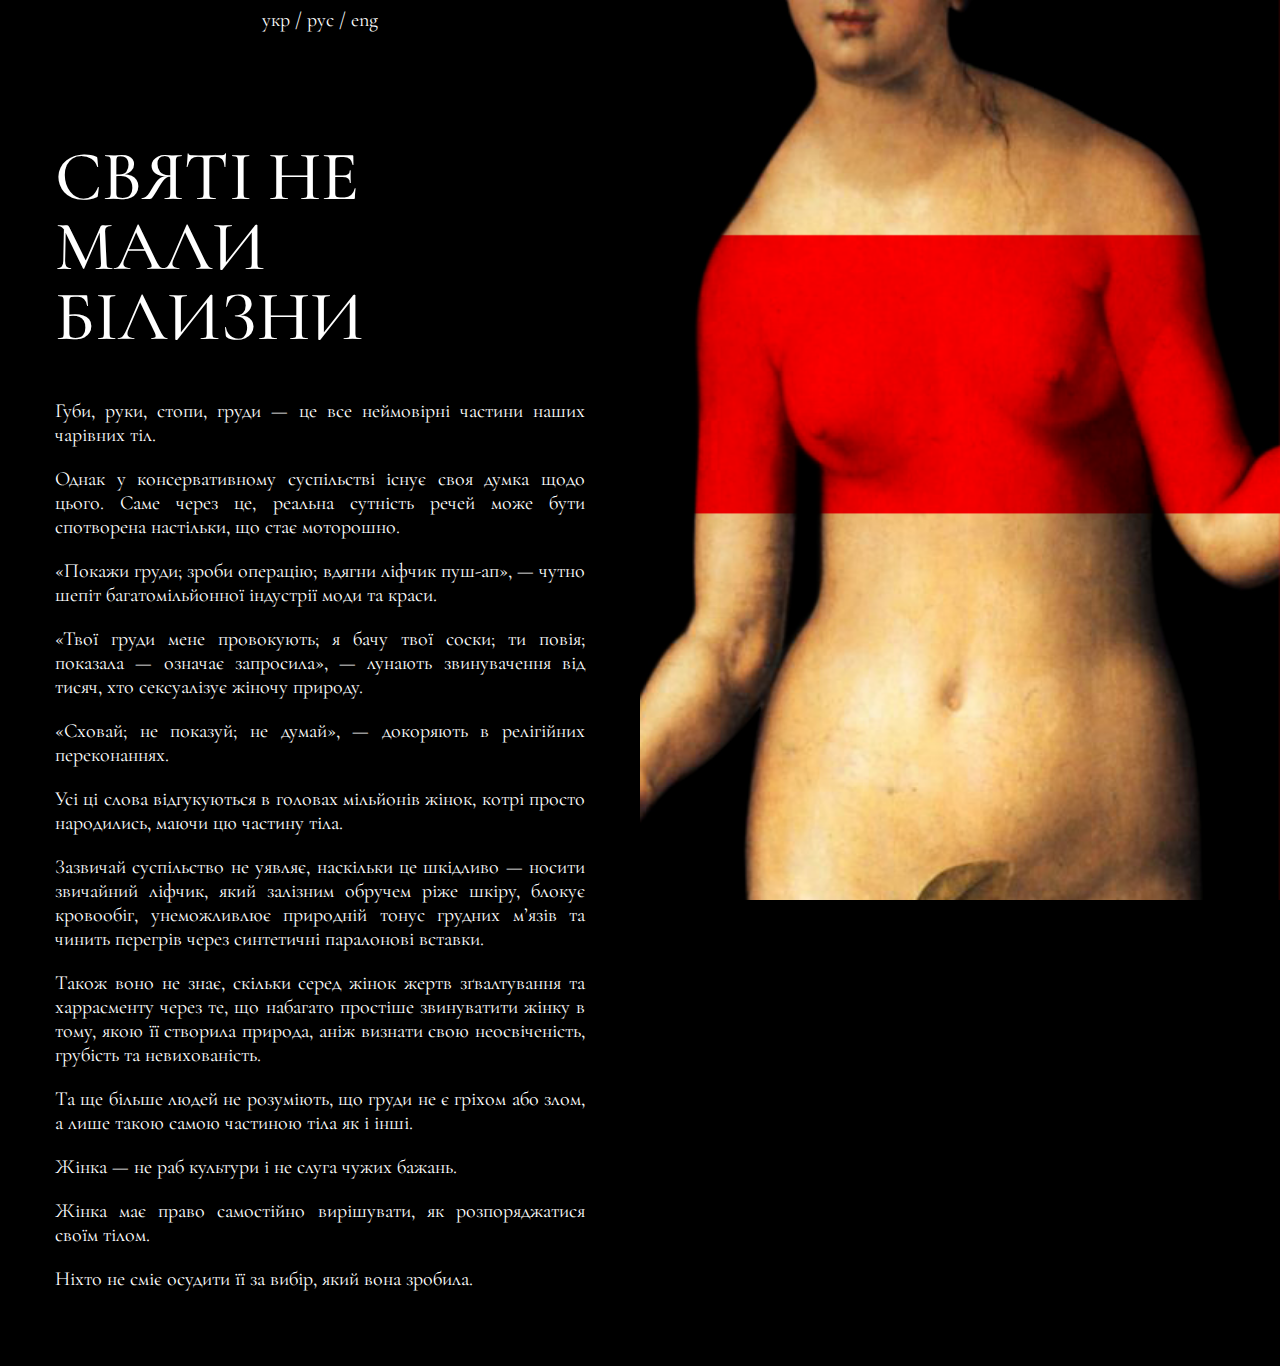
<file: index.html>
<html lang="ua">
  <head>
    <title>СВЯТІ НЕ МАЛИ БІЛИЗНИ</title>

    <meta charset="utf-8">
    <meta name="viewport" content="width=device-width,initial-scale=1.0">
    <meta name="theme-color" content="#333333">

    <link href="https://fonts.googleapis.com/css2?family=Cormorant+Garamond:wght@400;500&display=swap" rel="stylesheet">
    <link rel="stylesheet" href="static/global.css">
    <link rel="icon" href="static/favicon.ico">
  </head>
  <body>
    <main class="main">
      <div class="main__section main__section--image">
        <img class="main-img" id="cover" alt="СВЯТІ НЕ МАЛИ БІЛИЗНИ" style="width: 100%;">
      </div>
      <div class="main__section">
        <nav class="nav">
          <ul>
            <li><a href="index.html">укр</a> /</li>
            <li><a href="ru.html">рус</a> /</li>
            <li><a href="en.html">eng</a></li>
          </ul>
        </nav>
        <article>
          <h1>СВЯТІ НЕ МАЛИ БІЛИЗНИ</h1>
          <p>Губи, руки, стопи, груди — це все неймовірні частини наших чарівних тіл.</p>
          <p>Однак у консервативному суспільстві існує своя думка щодо цього. Саме через це, реальна сутність речей може бути спотворена настільки, що стає моторошно.</p>
          <p>«Покажи груди; зроби операцію; вдягни ліфчик пуш-ап», — чутно шепіт багатомільйонної індустрії моди та краси.</p>
          <p>«Твої груди мене провокують; я бачу твої соски; ти повія; показала —  означає запросила», — лунають звинувачення від тисяч, хто сексуалізує жіночу природу.</p>
          <p>«Сховай; не показуй; не думай», — докоряють в релігійних переконаннях.</p>
          <p>Усі ці слова відгукуються в головах мільйонів жінок, котрі просто народились, маючи цю частину тіла.</p>
          <p>Зазвичай суспільство не уявляє, наскільки це шкідливо — носити звичайний ліфчик, який залізним обручем ріже шкіру, блокує кровообіг, унеможливлює природній тонус грудних м’язів та чинить перегрів через синтетичні паралонові вставки.</p>
          <p>Також воно не знає, скільки серед жінок жертв зґвалтування та харрасменту через те, що набагато простіше звинуватити жінку в тому, якою її створила природа, аніж визнати свою неосвіченість, грубість та невихованість.</p>
          <p>Та ще більше людей не розуміють, що груди не є гріхом або злом, а лише такою самою частиною тіла як і інші.</p>
          <p>Жінка — не раб культури і не слуга чужих бажань.</p>
          <p>Жінка має право самостійно вирішувати, як розпоряджатися своїм тілом.</p>
          <p>Ніхто не сміє осудити її за вибір, який вона зробила.</p>
        </article>
      </div>
    </main>
    <script src="static/script.js"></script>
  </body>
</html>
</file>
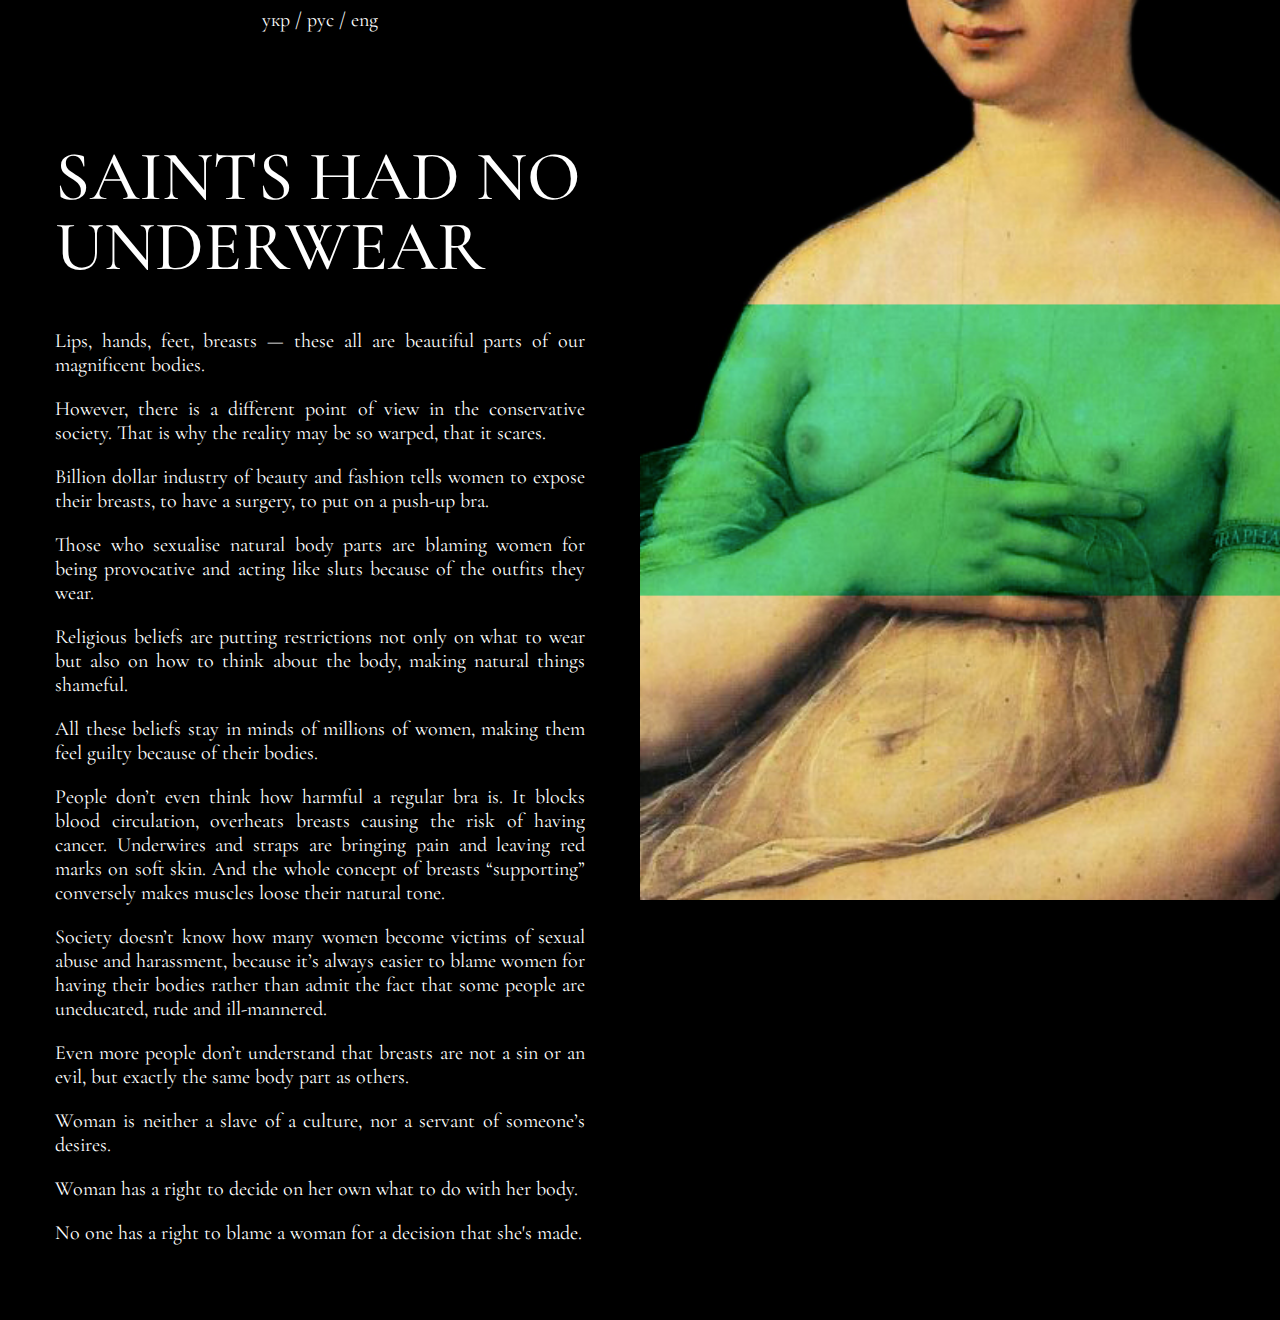
<file: en.html>
<html lang="en">
	<head>
	  <title>SAINTS HAD NO UNDERWEAR</title>

    <meta charset="utf-8">
    <meta name="viewport" content="width=device-width,initial-scale=1.0">
    <meta name="theme-color" content="#333333">

    <link href="https://fonts.googleapis.com/css2?family=Cormorant+Garamond:wght@400;500&display=swap" rel="stylesheet">
    <link rel="stylesheet" href="static/global.css">
    <link rel="icon" href="static/favicon.ico">
	</head>
	<body>    
    <main class="main">
      <div class="main__section main__section--image">
        <img class="main-img" id="cover" alt="SAINTS HAD NO UNDERWEAR" style="width: 100%;">
      </div>
      <div class="main__section">
        <nav class="nav">
          <ul>
            <li><a href="index.html">укр</a> /</li>
            <li><a href="ru.html">рус</a> /</li>
            <li><a href="en.html">eng</a></li>
          </ul>
        </nav>
        <article>
          <h1>SAINTS HAD NO UNDERWEAR</h1>
          <p>Lips, hands, feet, breasts — these all are beautiful parts of our magnificent bodies.</p>
          <p>However, there is a different point of view in the conservative society. That is why the reality may be so warped, that it scares.</p>
          <p>Billion dollar industry of beauty and fashion tells women to expose their breasts, to have a surgery, to put on a push-up bra.</p>
          <p>Those who sexualise natural body parts are blaming women for being provocative and acting like sluts because of the outfits they wear.</p>
          <p>Religious beliefs are putting restrictions not only on what to wear but also on how to think about the body, making natural things shameful.</p>
          <p>All these beliefs stay in minds of millions of women, making them feel guilty because of their bodies.</p>
          <p>
            People don’t even think how harmful a regular bra is. It blocks blood circulation, overheats breasts causing the
            risk of having cancer. Underwires and straps are bringing pain and leaving red marks on soft skin.
            And the whole concept of breasts “supporting” conversely makes muscles loose their natural tone.
          </p>
          <p>
            Society doesn’t know how many women become victims of sexual abuse and harassment, because it’s always easier
            to blame women for having their bodies rather than admit the fact that some people are uneducated, rude and ill-mannered.
          </p>
          <p>Even more people don’t understand that breasts are not a sin or an evil, but exactly the same body part as others.</p>
          <p>Woman is neither a slave of a culture, nor a servant of someone’s desires.</p>
          <p>Woman has a right to decide on her own what to do with her body. </p>
          <p>No one has a right to blame a woman for a decision that she's made.</p>
        </article>
      </div>
    </main>
    <script src="static/script.js"></script>
	</body>
</html>
</file>
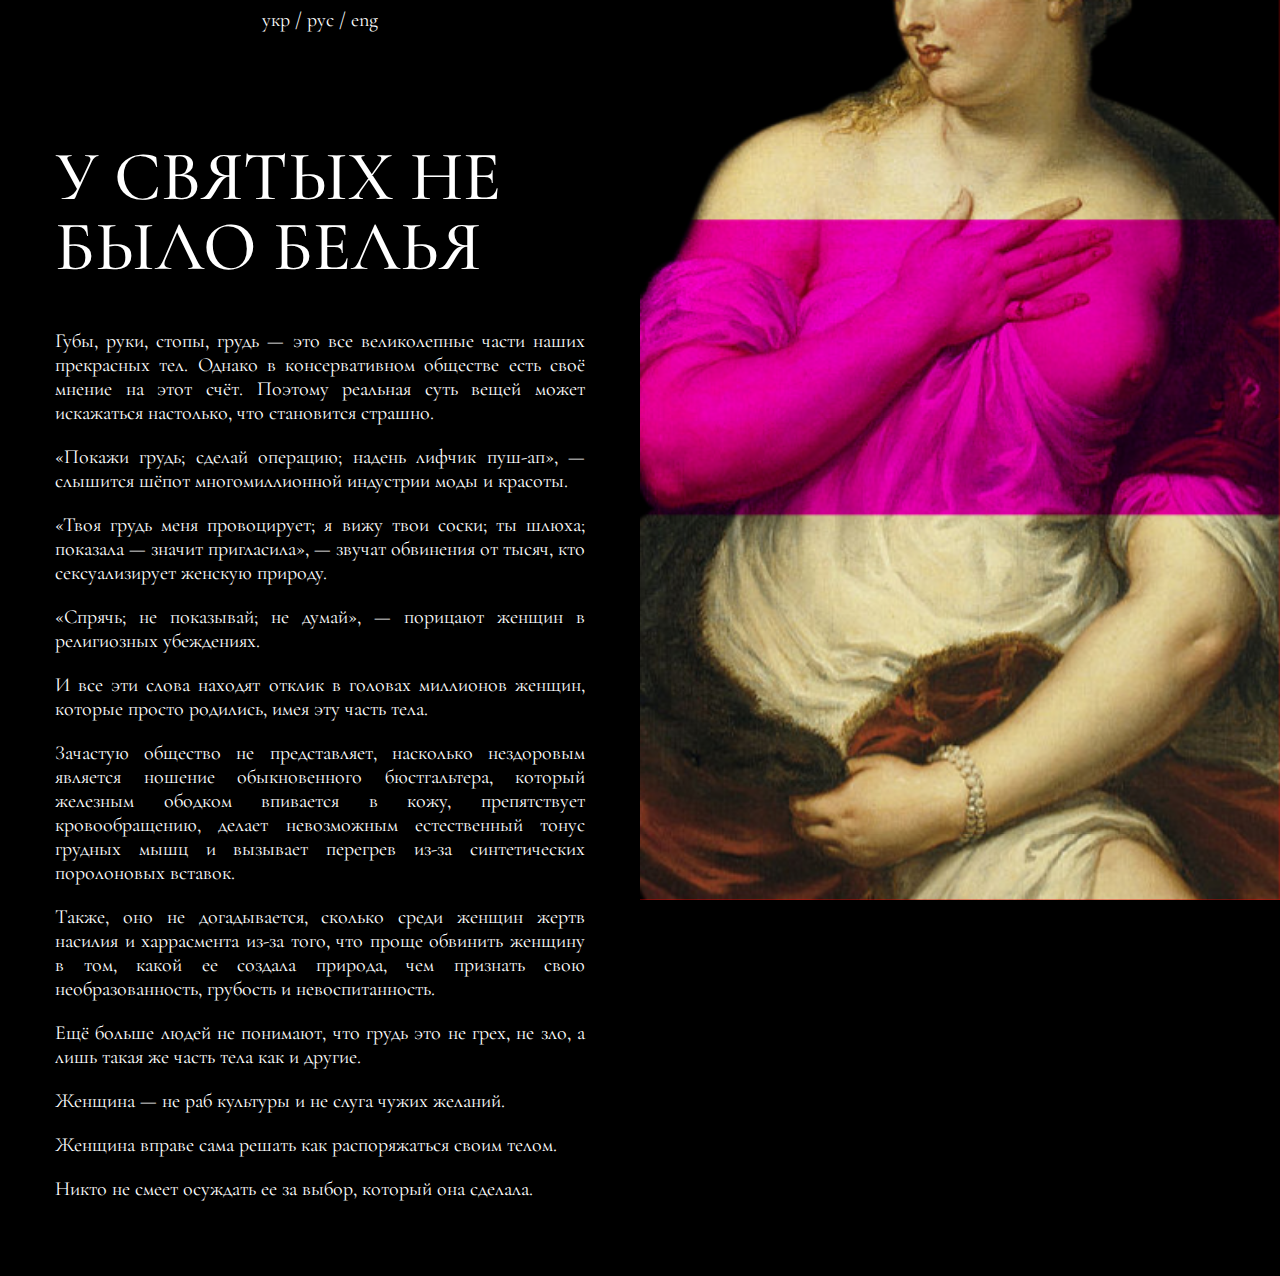
<file: ru.html>
<html lang="ru">
  <head>
    <title>У святых не было нижнего белья</title>

    <meta charset="utf-8">
    <meta name="viewport" content="width=device-width,initial-scale=1.0">
    <meta name="theme-color" content="#333333">

    <link href="https://fonts.googleapis.com/css2?family=Cormorant+Garamond:wght@400;500&display=swap" rel="stylesheet">
    <link rel="stylesheet" href="static/global.css">
    <link rel="icon" href="static/favicon.ico">
  </head>
  <body>
    <main class="main">
      <div class="main__section main__section--image">
        <img class="main-img" id="cover" alt="У СВЯТЫХ НЕ БЫЛО БЕЛЬЯ" style="width: 100%;">
      </div>
      <div class="main__section">
        <nav class="nav">
          <ul>
            <li><a href="index.html">укр</a> /</li>
            <li><a href="ru.html">рус</a> /</li>
            <li><a href="en.html">eng</a></li>
          </ul>
        </nav>
        <article>
          <h1>У СВЯТЫХ НЕ БЫЛО БЕЛЬЯ</h1>
          <p>
            Губы, руки, стопы, грудь — это все великолепные части наших прекрасных тел.
            Однако в консервативном обществе есть своё мнение на этот счёт.
            Поэтому реальная суть вещей может искажаться настолько, что становится страшно.
          </p>
          <p>«Покажи грудь; сделай операцию; надень лифчик пуш-ап», — слышится шёпот многомиллионной индустрии моды и красоты.</p>
          <p>«Твоя грудь меня провоцирует; я вижу твои соски; ты шлюха; показала — значит пригласила», — звучат обвинения от тысяч, кто сексуализирует женскую природу.</p>
          <p>«Спрячь; не показывай; не думай», — порицают женщин в религиозных убеждениях.</p>
          <p>И все эти слова находят отклик в головах миллионов женщин, которые просто родились, имея эту часть тела.</p>
          <p>
            Зачастую общество не представляет, насколько нездоровым является ношение обыкновенного бюстгальтера,
            который железным ободком впивается в кожу, препятствует кровообращению, делает невозможным естественный
            тонус грудных мышц и вызывает перегрев из-за синтетических поролоновых вставок.
          </p>
          <p>
            Также, оно не догадывается, сколько среди женщин жертв насилия и харрасмента из-за того, что проще
            обвинить женщину в том, какой ее создала природа, чем признать свою необразованность, грубость и невоспитанность.
          </p>
          <p>Ещё больше людей не понимают, что грудь это не грех, не зло, а лишь такая же часть тела как и другие.</p>
          <p>Женщина — не раб культуры и не слуга чужих желаний.</p>
          <p>Женщина вправе сама решать как распоряжаться своим телом.</p>
          <p>Никто не смеет осуждать ее за выбор, который она сделала.</p>
        </article>
      </div>
    </main>
    <script src="static/script.js"></script>
  </body>
</html>
</file>
<file: static/global.css>
* {
	box-sizing: border-box;
}

body {
	margin: 0;
	font-family: 'Cormorant Garamond', -apple-system, BlinkMacSystemFont, Segoe UI, Oxygen, Ubuntu, Cantarell, Fira Sans, Droid Sans, Helvetica Neue, sans-serif;
	font-size: 20px;
	color: white;
	background-color: black;
}

p {
	line-height: 24px;
}

h1 {
	font-size: 30px;
	line-height: 1;
	font-weight: 500;
}

article {
	padding: 30px;
	padding-top: 0;
}

p {
	text-align: justify;
}

@media screen and (min-width: 1024px) {
	h1 {
		font-size: 40px;
	}

	article {
		padding: 55px;
	}
}

@media screen and (min-width: 1280px) {
	h1 {
		font-size: 70px;
	}
}

@media screen and (min-width: 1024px) {
	.main__section {
		width: 50%;
	}

	.main__section--image {
		position: fixed;
		top: 0;
		right: 0;
		overflow: hidden;

		height: 100vh;

		background-color: red;
	}

	.main-img {
		position: absolute;
		top: 0;
		right: 0;

		height: 100%;

		object-fit: cover;
		object-position: 50%;
		transform: translateZ(0);
	}
}

.nav ul {
  padding: 0;
  margin: 0;
  list-style: none;
  text-align: center;
}

.nav li {
  display: inline-block;
}

.nav a {
  display: inline-block;
  color: white;
  padding: 10px 0;
  text-decoration: none;
  line-height: 1;
}

.nav a:hover {
  color: yellow;
}
</file>
